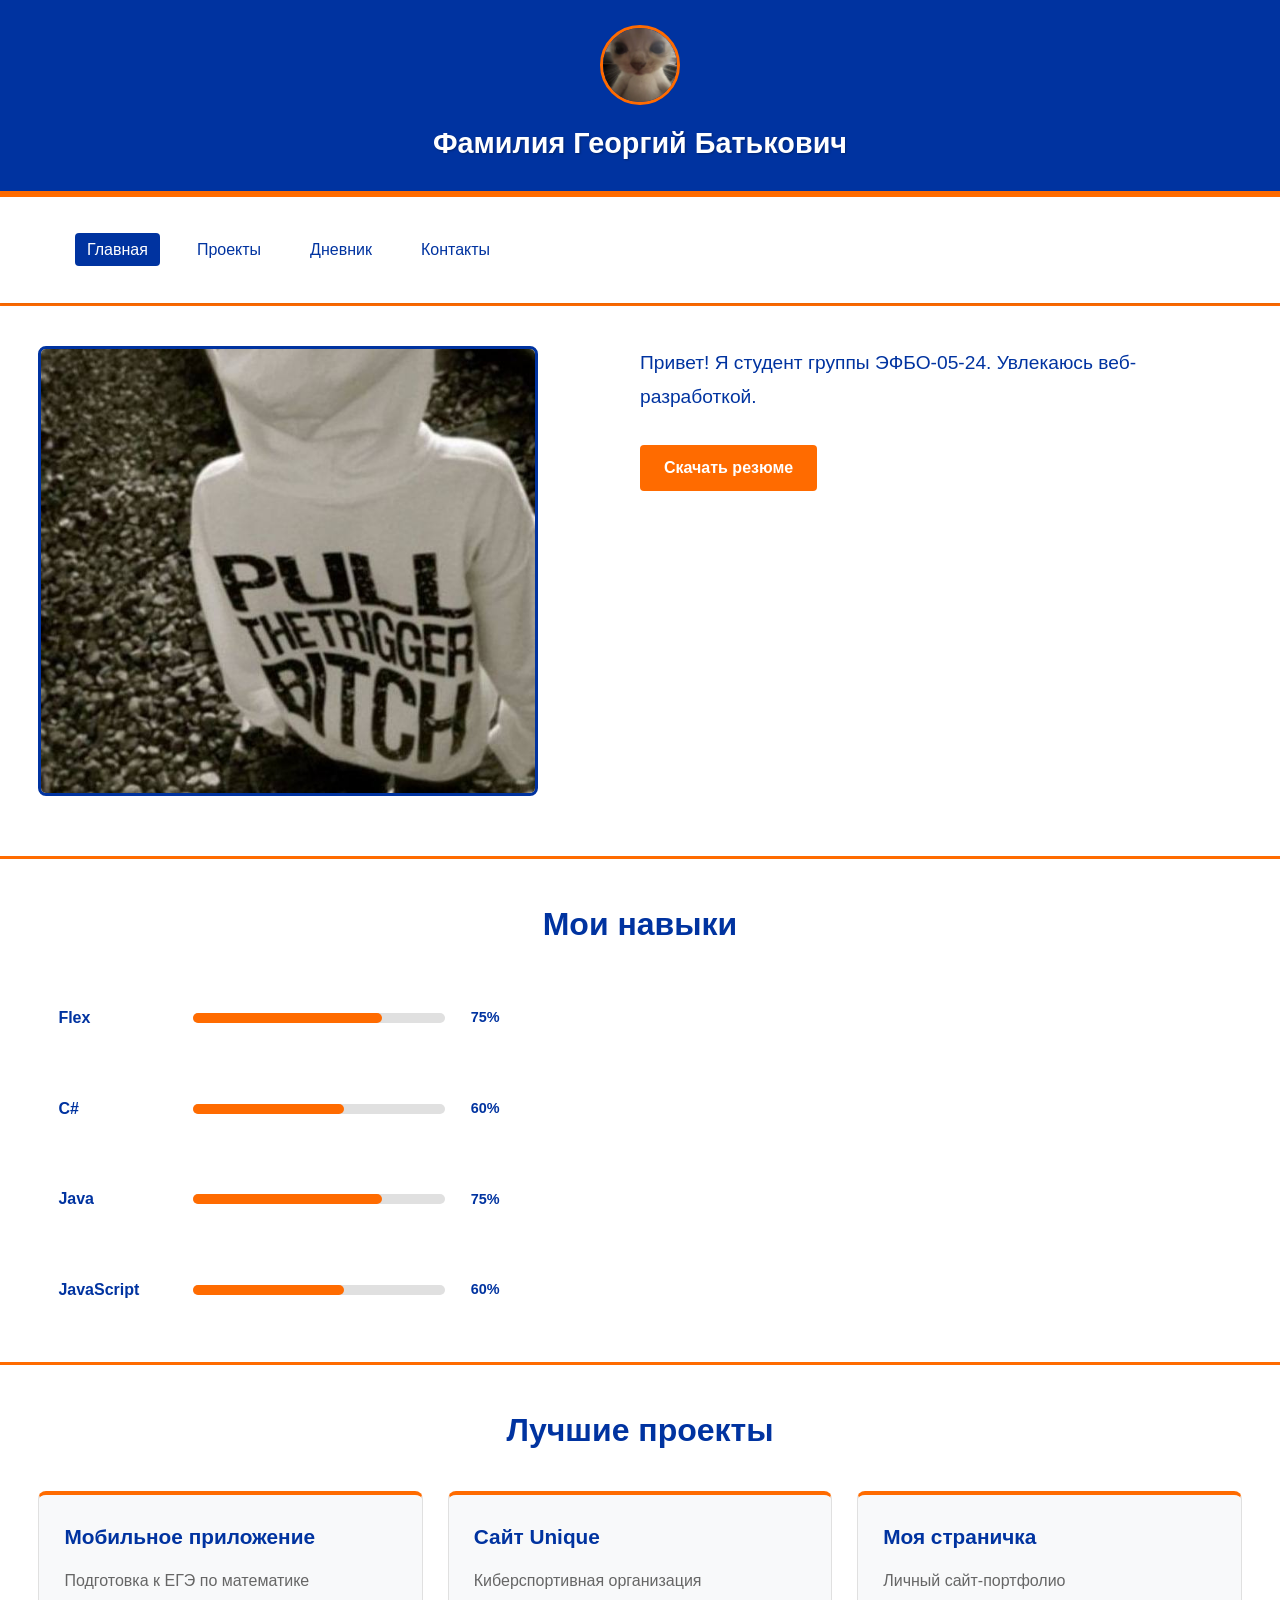
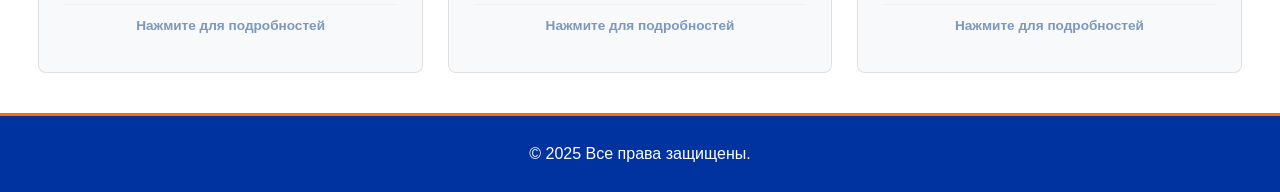
<file: index.html>
<!DOCTYPE html>
<html lang="ru">

<head>
    <meta charset="UTF-8">
    <meta name="viewport" content="width=device-width, initial-scale=1, viewport-fit=cover">
    <title>Главная</title>
    <link rel="stylesheet" href="styles/styles.css">
</head>

<body>
<a class="skip-link" href="#main">Перейти к основному содержимому</a>    
    <div class="page">
        <header class="header">
            <picture>
                <source type="image/webp" 
                srcset="images/icons/photo.webp,
                        images/icons/photo@2x.webp 2x">
                        <img class="header__logo" 
             src="images/icons/photo.jpg" 
             srcset="images/icons/photo.jpg 1x,
                     images/icons/photo@2x.jpg 2x"
             sizes="80px"
             alt="Логотип" 
             width="80" 
             height="80"
             loading="eager"
             fetchpriority="high">
            </picture>
            <h1 class="header__text">Фамилия Георгий Батькович</h1>
        </header>
        
        <nav class="nav" aria-label="Основная навигация">
            <ul class="nav__list">
                <li class="nav__item"><a class="nav__link nav__link--active" href="index.html">Главная</a></li>
                <li class="nav__item"><a class="nav__link" href="pages/projects.html">Проекты</a></li>
                <li class="nav__item"><a class="nav__link" href="pages/diary.html">Дневник</a></li>
                <li class="nav__item"><a class="nav__link" href="pages/contacts.html">Контакты</a></li>
            </ul>
        </nav>
        
        <main id="main">
            <section class="profile">
                <div class="profile__photo-container">
                    <picture>
                        <source type="image/webp" srcset="images/icons/photo1.webp">
                        <img class="profile__photo" src="images/icons/photo1.jpg" 
                            alt="Фото студента"
                            width="500" 
                            height="450"
                            loading="eager"
                            fetchpriority="high">
                    </picture>
                </div>
                <div class="profile__info">
                    <p class="profile__text">Привет! Я студент группы ЭФБО-05-24. Увлекаюсь веб-разработкой.</p>
                    <button class="btn btn--download" id="downloadBtn">Скачать резюме</button>
                </div>
            </section>
            
            <section class="section">
                <h2 class="section__title">Мои навыки</h2>
                <div class="skills">
                    <div class="skill">
                        <div class="skill__row">
                            <span class="skill__name">Flex</span>
                            <progress class="skill__progress" value="75" max="100" aria-label="Flex: 75%"></progress>
                            <span class="skill__value">75%</span>
                        </div>
                    </div>
                    <div class="skill">
                        <div class="skill__row">
                            <span class="skill__name">C#</span>
                            <progress class="skill__progress" value="60" max="100" aria-label="C#: 60%"></progress>
                            <span class="skill__value">60%</span>
                        </div>
                    </div>
                    <div class="skill">
                        <div class="skill__row">
                            <span class="skill__name">Java</span>
                            <progress class="skill__progress" value="75" max="100" aria-label="Java: 75%"></progress>
                            <span class="skill__value">75%</span>
                        </div>
                    </div>
                    <div class="skill">
                        <div class="skill__row">
                            <span class="skill__name">JavaScript</span>
                            <progress class="skill__progress" value="60" max="100" aria-label="JavaScript: 60%"></progress>
                            <span class="skill__value">60%</span>
                        </div>
                    </div>
                </div>
            </section>
            
            <section class="section">
                <h2 class="section__title">Лучшие проекты</h2>
                <div class="projects">
                    <article class="project" onclick="openModal('modal1')">
                        <h3 class="project__title">Мобильное приложение</h3>
                        <p class="project__description">Подготовка к ЕГЭ по математике</p>
                        <div class="project__click-hint">Нажмите для подробностей</div>
                    </article>

                    <article class="project" onclick="openModal('modal2')">
                        <h3 class="project__title">Сайт Unique</h3>
                        <p class="project__description">Киберспортивная организация</p>
                        <div class="project__click-hint">Нажмите для подробностей</div>
                    </article>

                    <article class="project" onclick="openModal('modal3')">
                        <h3 class="project__title">Моя страничка</h3>
                        <p class="project__description">Личный сайт-портфолио</p>
                        <div class="project__click-hint">Нажмите для подробностей</div>
                    </article>
                </div>
            </section>
        </main>
        
        <footer class="footer">
            <p>© 2025 Все права защищены.</p>
        </footer>
    </div>

    
    <div id="modal1" class="modal">
        <div class="modal__content">
            <button class="modal__close" onclick="closeModal('modal1')" aria-label="Закрыть">&times;</button>
            <img class="modal__image" src="images/icons/mob.jpeg" alt="Мобильное приложение" loading="lazy">
            <div class="modal__body">
                <h3 class="modal__title">Мобильное приложение</h3>
                <p class="modal__description">Полнофункциональное мобильное приложение для подготовки к ЕГЭ по
                    профильной математике. Включает в себя:</p>
                <ul class="modal__description-nav">
                    <li>Более 30 финансовых задач</li>
                    <li>Подробные решения и объяснения</li>
                    <li>Систему прогресса и достижений</li>
                </ul>
                <p class="modal__description"><strong>Технологии:</strong> Java, Android SDK</p>
                <a href="pages/projects.html" class="modal__link">Все проекты</a>
            </div>
        </div>
    </div>

    <div id="modal2" class="modal">
        <div class="modal__content">
            <button class="modal__close" onclick="closeModal('modal2')" aria-label="Закрыть">&times;</button>
            <img class="modal__image" src="images/icons/uniqe.png" alt="Сайт Unique" loading="lazy">
            <div class="modal__body">
                <h3 class="modal__title">Сайт Unique</h3>
                <p class="modal__description">Корпоративный сайт для киберспортивной организации Unique. Основные
                    функции:</p>
                <ul class="modal__description-nav">
                    <li>Расписание турниров и матчей</li>
                    <li>Профили игроков и команд</li>
                    <li>Новостная лента организации</li>
                </ul>
                <p class="modal__description"><strong>Технологии:</strong> HTML, CSS, JavaScript</p>
                <a href="pages/projects.html" class="modal__link">Все проекты</a>
            </div>
        </div>
    </div>

    <div id="modal3" class="modal">
        <div class="modal__content">
            <button class="modal__close" onclick="closeModal('modal3')" aria-label="Закрыть">&times;</button>
            <img class="modal__image" src="images/icons/lichka.jpeg" alt="Моя страничка" loading="lazy">
            <div class="modal__body">
                <h3 class="modal__title">Моя страничка</h3>
                <p class="modal__description">Персональный веб-сайт портфолио с современным дизайном. Особенности:</p>
                <ul class="modal__description-nav">
                    <li>Адаптивный дизайн для всех устройств</li>
                    <li>Интерактивное портфолио проектов</li>
                    <li>Система контактов и обратной связи</li>
                    <li>Интеграция с GitHub</li>
                </ul>
                <p class="modal__description"><strong>Технологии:</strong> HTML, CSS, JavaScript</p>
                <a href="pages/projects.html" class="modal__link">Все проекты</a>
            </div>
        </div>
    </div>

    <script>
        function openModal(modalId) {
            document.getElementById(modalId).style.display = 'block';
        }

        function closeModal(modalId) {
            document.getElementById(modalId).style.display = 'none';
        }
        
        window.onclick = function (event) {
            const modals = document.querySelectorAll('.modal');
            modals.forEach(modal => {
                if (event.target === modal) {
                    modal.style.display = 'none';
                }
            });
        }

        document.getElementById('downloadBtn').addEventListener('click', function () {
            const link = document.createElement('a');
            link.href = 'assets/resume.pdf';
            link.download = 'resume.pdf';
            document.body.appendChild(link);
            link.click();
            document.body.removeChild(link);
        });

    document.addEventListener('DOMContentLoaded', function() {
        const lazyImages = document.querySelectorAll('img[loading="lazy"]');
        
        if ('IntersectionObserver' in window) {
            const imageObserver = new IntersectionObserver((entries, observer) => {
                entries.forEach(entry => {
                    if (entry.isIntersecting) {
                        const img = entry.target;
                        img.classList.add('loaded');
                        observer.unobserve(img);
                    }
                });
            }, {
                rootMargin: '50px 0px', 
                threshold: 0.1
            });
            
            lazyImages.forEach(img => imageObserver.observe(img));
        } else {
            lazyImages.forEach(img => {
                img.classList.add('loaded');
            });
        }
        
       
        function checkWebPSupport() {
            const canvas = document.createElement('canvas');
            if (canvas.getContext && canvas.getContext('2d')) {
                return canvas.toDataURL('image/webp').indexOf('data:image/webp') === 0;
            }
            return false;
        }
        
        console.log('WebP поддержка:', checkWebPSupport() ? 'Да' : 'Нет');
    });
    </script>
</body>

</html>
</file>
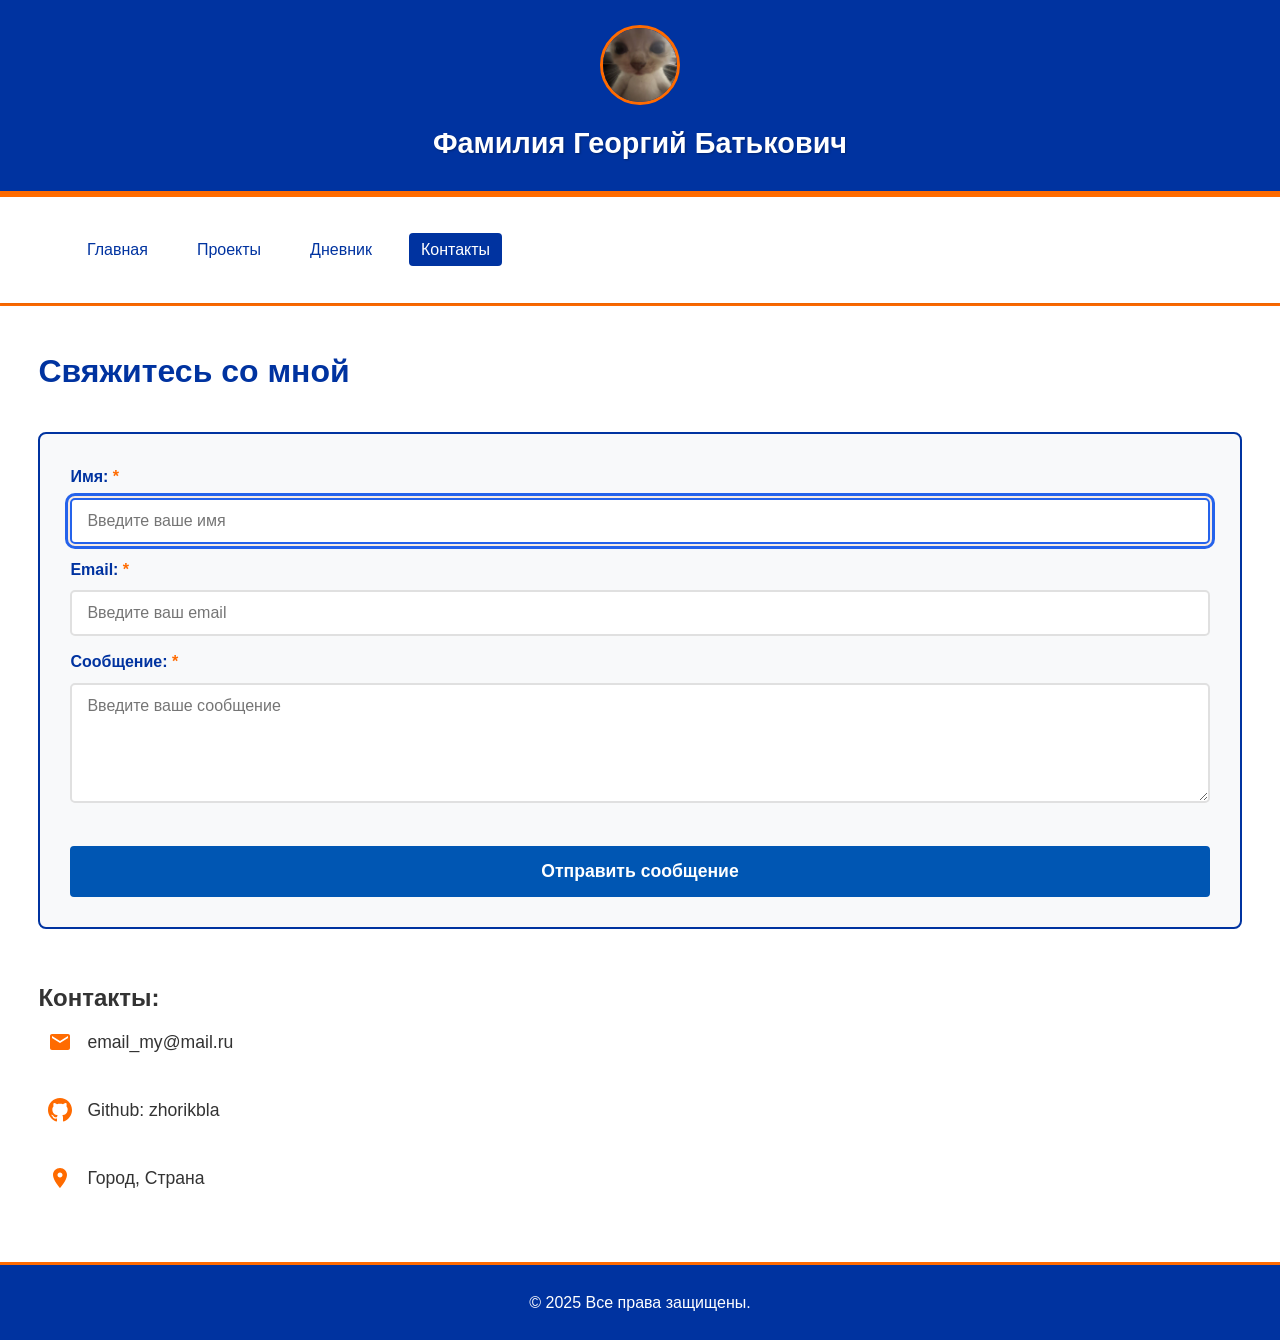
<file: pages/contacts.html>
<!DOCTYPE html>
<html lang="ru">

<head>
    <meta charset="UTF-8">
    <meta name="viewport" content="width=device-width, initial-scale=1, viewport-fit=cover">
    <title>Контакты</title>
    <link rel="stylesheet" href="../styles/styles.css">
</head>

<body>
    <a class="skip-link" href="#main">Перейти к основному содержимому</a>
    <div class="page">
        <header class="header">
            <picture>
                <source type="image/webp" 
                        srcset="../images/icons/photo.webp,
                                ../images/icons/photo@2x.webp 2x">
                <img class="header__logo" 
                     src="../images/icons/photo.jpg" 
                     srcset="../images/icons/photo.jpg 1x,
                             ../images/icons/photo@2x.jpg 2x"
                     sizes="80px"
                     alt="Логотип сайта" 
                     width="80" 
                     height="80"
                     loading="eager"
                     fetchpriority="high">
            </picture>
            <h1 class="header__text">Фамилия Георгий Батькович</h1>
        </header>
        
        <nav class="nav" aria-label="Основная навигация">
            <ul class="nav__list">
                <li class="nav__item"><a class="nav__link" href="../index.html">Главная</a></li>
                <li class="nav__item"><a class="nav__link" href="projects.html">Проекты</a></li>
                <li class="nav__item"><a class="nav__link" href="diary.html">Дневник</a></li>
                <li class="nav__item"><a class="nav__link nav__link--active" href="contacts.html">Контакты</a></li>
            </ul>
        </nav>
        
        <main id="main">
            <section class="section">
                <h2 class="section__contacts_title">Свяжитесь со мной</h2>
                <div class="section__contacts-forma">
                    <form class="contact-form" id="contactForm" aria-label="Форма обратной связи" novalidate>
                        <fieldset>
                            <legend class="visually-hidden">Персональные данные</legend>
                            
                            <div class="form-group">
                                <label class="form-label" for="name">
                                    Имя:
                                    <span class="required-marker" aria-hidden="true">*</span>
                                    <span class="visually-hidden">(обязательное поле)</span>
                                </label>
                                <input class="form-input" 
                                       type="text" 
                                       id="name" 
                                       name="name" 
                                       required
                                       aria-required="true"
                                       placeholder="Введите ваше имя"
                                       aria-describedby="name-hint name-error"
                                       aria-invalid="false">
                                <small id="name-hint" class="form-hint visually-hidden">
                                    Ваше полное имя
                                </small>
                                <small id="name-error" class="form-error" role="alert" aria-live="assertive"></small>
                            </div>
                            
                            <div class="form-group">
                                <label class="form-label" for="email">
                                    Email:
                                    <span class="required-marker" aria-hidden="true">*</span>
                                    <span class="visually-hidden">(обязательное поле)</span>
                                </label>
                                <input class="form-input" 
                                       type="email" 
                                       id="email" 
                                       name="email" 
                                       required
                                       aria-required="true"
                                       placeholder="Введите ваш email"
                                       aria-describedby="email-hint email-error"
                                       aria-invalid="false">
                                <small id="email-hint" class="form-hint visually-hidden">
                                    Мы ответим на этот адрес
                                </small>
                                <small id="email-error" class="form-error" role="alert" aria-live="assertive"></small>
                            </div>
                            
                            <div class="form-group">
                                <label class="form-label" for="message">
                                    Сообщение:
                                    <span class="required-marker" aria-hidden="true">*</span>
                                    <span class="visually-hidden">(обязательное поле)</span>
                                </label>
                                <textarea class="form-textarea" 
                                          id="message" 
                                          name="message" 
                                          required
                                          aria-required="true"
                                          placeholder="Введите ваше сообщение"
                                          aria-describedby="message-hint message-error"
                                          aria-invalid="false"></textarea>
                                <small id="message-hint" class="form-hint visually-hidden">
                                    Подробно опишите ваш вопрос
                                </small>
                                <small id="message-error" class="form-error" role="alert" aria-live="assertive"></small>
                            </div>
                        </fieldset>
                        
                        <button type="submit" class="form-submit">Отправить сообщение</button>
                    </form>
                </div>
                
                <div class="contacts">
                    <h2>Контакты:</h2>
                    <div class="contact-item">
                        <svg class="contact-icon" 
                            viewBox="0 0 24 24" 
                            fill="currentColor"
                            width="24" 
                            height="24"
                            aria-hidden="true">
                            <path d="M20 4H4c-1.1 0-1.99.9-1.99 2L2 18c0 1.1.9 2 2 2h16c1.1 0 2-.9 2-2V6c0-1.1-.9-2-2-2zm0 4l-8 5-8-5V6l8 5 8-5v2z" />
                        </svg>
                        <p class="contact-text">email_my@mail.ru</p>
                    </div>
                    <div class="contact-item">
                        <svg class="contact-icon" viewBox="0 0 24 24" fill="currentColor">
                            <path
                                d="M12 0c-6.626 0-12 5.373-12 12 0 5.302 3.438 9.8 8.207 11.387.599.111.793-.261.793-.577v-2.234c-3.338.726-4.033-1.416-4.033-1.416-.546-1.387-1.333-1.756-1.333-1.756-1.089-.745.083-.729.083-.729 1.205.084 1.839 1.237 1.839 1.237 1.07 1.834 2.807 1.304 3.492.997.107-.775.418-1.305.762-1.604-2.665-.305-5.467-1.334-5.467-5.931 0-1.311.469-2.381 1.236-3.221-.124-.303-.535-1.524.117-3.176 0 0 1.008-.322 3.301 1.23.957-.266 1.983-.399 3.003-.404 1.02.005 2.047.138 3.006.404 2.291-1.552 3.297-1.23 3.297-1.23.653 1.653.242 2.874.118 3.176.77.84 1.235 1.911 1.235 3.221 0 4.609-2.807 5.624-5.479 5.921.43.372.823 1.102.823 2.222v3.293c0 .319.192.694.801.576 4.765-1.589 8.199-6.086 8.199-11.386 0-6.627-5.373-12-12-12z" />
                        </svg>
                        <p class="contact-text">Github: zhorikbla</p>
                    </div>
                    <div class="contact-item">
                        <svg class="contact-icon" viewBox="0 0 24 24" fill="currentColor">
                            <path
                                d="M12 2C8.13 2 5 5.13 5 9c0 5.25 7 13 7 13s7-7.75 7-13c0-3.87-3.13-7-7-7zm0 9.5c-1.38 0-2.5-1.12-2.5-2.5s1.12-2.5 2.5-2.5 2.5 1.12 2.5 2.5-1.12 2.5-2.5 2.5z" />
                        </svg>
                        <p class="contact-text">Город, Страна</p>
                    </div>
                </div>
            </section>
        </main>
        
        <footer class="footer">
            <p>© 2025 Все права защищены.</p>
        </footer>
    </div>

    <script>
        document.addEventListener('DOMContentLoaded', function() {
            const form = document.getElementById('contactForm');
            const fields = {
                name: document.getElementById('name'),
                email: document.getElementById('email'),
                message: document.getElementById('message')
            };
            function clearFieldError(field) {
                const errorEl = document.getElementById(field.id + '-error');
                if (errorEl) {
                    errorEl.textContent = '';
                }
                field.setAttribute('aria-invalid', 'false');
            }
            function validateField(field) {
                const errorEl = document.getElementById(field.id + '-error');
                let isValid = true;
                let errorMessage = '';
                clearFieldError(field);
                if (!field.value.trim()) {
                    isValid = false;
                    errorMessage = 'Это поле обязательно для заполнения';
                } 
                else if (field.type === 'email' && field.value.trim()) {
                    const emailRegex = /^[^\s@]+@[^\s@]+\.[^\s@]+$/;
                    if (!emailRegex.test(field.value)) {
                        isValid = false;
                        errorMessage = 'Введите корректный email адрес';
                    }
                }
                else if (field.id === 'message' && field.value.trim().length < 10) {
                    isValid = false;
                    errorMessage = 'Сообщение должно содержать не менее 10 символов';
                }
                if (!isValid && errorMessage) {
                    field.setAttribute('aria-invalid', 'true');
                    if (errorEl) {
                        errorEl.textContent = errorMessage;
                    }
                }
                
                return isValid;
            }
            Object.values(fields).forEach(field => {
                field.addEventListener('input', function() {
                    validateField(this);
                });
                
                field.addEventListener('blur', function() {
                    validateField(this);
                });

                field.addEventListener('keydown', function(event) {
                    if (event.key === 'Enter' && !event.ctrlKey && !event.shiftKey) {
                        if (!validateField(this)) {
                            event.preventDefault();
                            return false;
                        }
                    }
                });
            });

            form.addEventListener('keydown', function(event) {
                if (event.key === 'Tab') {
                    const focusableElements = form.querySelectorAll(
                        'input, textarea, button, [href], [tabindex]:not([tabindex="-1"])'
                    );
                    const firstElement = focusableElements[0];
                    const lastElement = focusableElements[focusableElements.length - 1];
                    if (event.shiftKey && document.activeElement === firstElement) {
                        event.preventDefault();
                        lastElement.focus();
                    } else if (!event.shiftKey && document.activeElement === lastElement) {
                        event.preventDefault();
                        firstElement.focus();
                    }
                }
                if (event.key === 'Escape' && 
                    (document.activeElement.tagName === 'INPUT' || 
                     document.activeElement.tagName === 'TEXTAREA')) {
                    event.target.value = '';
                    clearFieldError(event.target);
                }
            });
            form.addEventListener('submit', function(e) {
                e.preventDefault();
                let isValid = true;
                let firstErrorField = null;
                Object.values(fields).forEach(field => {
                    if (!validateField(field)) {
                        isValid = false;
                        if (!firstErrorField) firstErrorField = field;
                    }
                });
                
                if (!isValid) {
                    if (firstErrorField) {
                        firstErrorField.focus();
                    }
                    return;
                }
                const formData = {
                    name: fields.name.value,
                    email: fields.email.value,
                    message: fields.message.value
                };
                console.log('Данные формы:', formData);
                alert('Сообщение отправлено! Данные сохранены.\n\nИмя: ' + 
                      formData.name + '\nEmail: ' + formData.email + 
                      '\nСообщение: ' + formData.message);
                form.reset();
                
                Object.values(fields).forEach(field => {
                    clearFieldError(field);
                });
                
                if (fields.name) {
                    setTimeout(() => fields.name.focus(), 100);
                }
            });
            
            if (fields.name) {
                setTimeout(() => fields.name.focus(), 100);
            }
            
            const lazyImages = document.querySelectorAll('img[loading="lazy"]');
            if ('IntersectionObserver' in window) {
                const imageObserver = new IntersectionObserver((entries, observer) => {
                    entries.forEach(entry => {
                        if (entry.isIntersecting) {
                            const img = entry.target;
                            img.classList.add('loaded');
                            observer.unobserve(img);
                        }
                    });
                }, {
                    rootMargin: '50px 0px', 
                    threshold: 0.1
                });
                
                lazyImages.forEach(img => imageObserver.observe(img));
            } else {
                lazyImages.forEach(img => img.classList.add('loaded'));
            }
            
            function checkWebPSupport() {
                const canvas = document.createElement('canvas');
                if (canvas.getContext && canvas.getContext('2d')) {
                    return canvas.toDataURL('image/webp').indexOf('data:image/webp') === 0;
                }
                return false;
            }
            
            console.log('WebP поддержка:', checkWebPSupport() ? 'Да' : 'Нет');
        });
    </script>
</body>
</html>
</file>
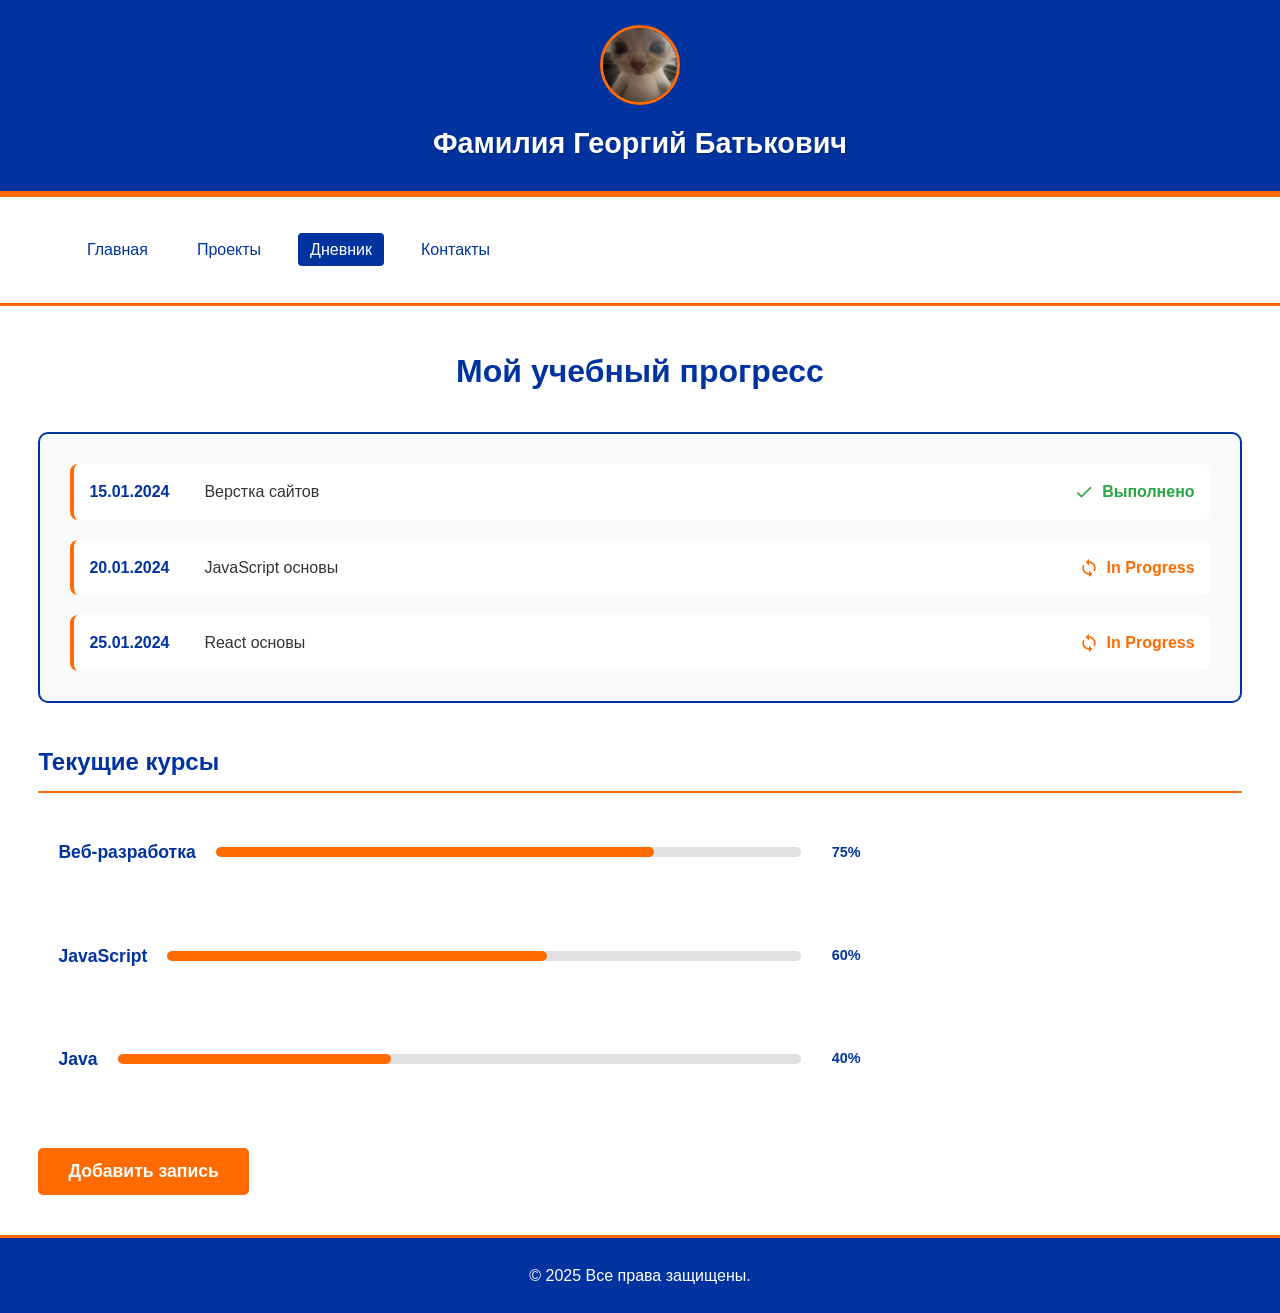
<file: pages/diary.html>
<!DOCTYPE html>
<html lang="ru">

<head>
    <meta charset="UTF-8">
    <meta name="viewport" content="width=device-width, initial-scale=1, viewport-fit=cover">
    <title>Дневник</title>
    <link rel="stylesheet" href="../styles/styles.css">
</head>

<body>
<a class="skip-link" href="#main">Перейти к основному содержимому</a>    
    <div class="page">
        <header class="header">
            <picture>
                <source type="image/webp" 
                        srcset="../images/icons/photo.webp,
                                ../images/icons/photo@2x.webp 2x">
                <img class="header__logo" 
                     src="../images/icons/photo.jpg" 
                     srcset="../images/icons/photo.jpg 1x,
                             ../images/icons/photo@2x.jpg 2x"
                     sizes="80px"
                     alt="Логотип" 
                     width="80" 
                     height="80"
                     loading="eager"
                     fetchpriority="high">
            </picture>
            <h1 class="header__text">Фамилия Георгий Батькович</h1>
        </header>
        
        <nav class="nav" aria-label="Основная навигация">
            <ul class="nav__list">
                <li class="nav__item"><a class="nav__link" href="../index.html">Главная</a></li>
                <li class="nav__item"><a class="nav__link" href="projects.html">Проекты</a></li>
                <li class="nav__item"><a class="nav__link nav__link--active" href="diary.html">Дневник</a></li>
                <li class="nav__item"><a class="nav__link" href="contacts.html">Контакты</a></li>
            </ul>
        </nav>
        
        <main id="main">
            <section class="section">
                <h2 class="section__title">Мой учебный прогресс</h2>

                <div class="education">
                    <div class="education__list">
                        <div class="education__item">
                            <span class="education__date">15.01.2024</span>
                            <span class="education__task">Верстка сайтов</span>
                            <div class="education__status status--completed">
                                <!-- Иконка статуса - SVG уже адаптивен, но добавим размеры -->
                                <svg class="status-icon" 
                                viewBox="0 0 24 24" 
                                fill="currentColor"
                                width="20" 
                                height="20"
                                aria-hidden="true">
                                    <path d="M9 16.17L4.83 12l-1.42 1.41L9 19 21 7l-1.41-1.41z" />
                                </svg>
                                Выполнено
                            </div>
                        </div>
                        <div class="education__item">
                            <span class="education__date">20.01.2024</span>
                            <span class="education__task">JavaScript основы</span>
                            <div class="education__status status--in-progress">
                                <svg class="status-icon" viewBox="0 0 24 24" fill="currentColor">
                                    <path
                                        d="M12 4V1L8 5l4 4V6c3.31 0 6 2.69 6 6 0 1.01-.25 1.97-.7 2.8l1.46 1.46C19.54 15.03 20 13.57 20 12c0-4.42-3.58-8-8-8zm0 14c-3.31 0-6-2.69-6-6 0-1.01.25-1.97.7-2.8L5.24 7.74C4.46 8.97 4 10.43 4 12c0 4.42 3.58 8 8 8v3l4-4-4-4v3z" />
                                </svg>
                                In Progress
                            </div>
                        </div>
                        <div class="education__item">
                            <span class="education__date">25.01.2024</span>
                            <span class="education__task">React основы</span>
                            <div class="education__status status--in-progress">
                                <svg class="status-icon" viewBox="0 0 24 24" fill="currentColor">
                                    <path
                                        d="M12 4V1L8 5l4 4V6c3.31 0 6 2.69 6 6 0 1.01-.25 1.97-.7 2.8l1.46 1.46C19.54 15.03 20 13.57 20 12c0-4.42-3.58-8-8-8zm0 14c-3.31 0-6-2.69-6-6 0-1.01.25-1.97.7-2.8L5.24 7.74C4.46 8.97 4 10.43 4 12c0 4.42 3.58 8 8 8v3l4-4-4-4v3z" />
                                </svg>
                                In Progress
                            </div>
                        </div>
                    </div>
                </div>

                <div class="courses">
                    <h3 class="courses__title">Текущие курсы</h3>
                    <div class="courses__list">
                        <div class="course">
                            <div class="course__header">
                                <span class="course__name">Веб-разработка</span>
                                <progress class="course__progress" value="75" max="100" aria-label="Веб-разработка: 75%"></progress>
                                <span class="course__value">75%</span>
                            </div>
                        </div>
                        <div class="course">
                            <div class="course__header">
                                <span class="course__name">JavaScript</span>
                                <progress class="course__progress" value="60" max="100" aria-label="JavaScript: 60%"></progress>
                                <span class="course__value">60%</span>
                            </div>
                        </div>
                        <div class="course">
                            <div class="course__header">
                                <span class="course__name">Java</span>
                                <progress class="course__progress" value="40" max="100" aria-label="Java: 40%"></progress>
                                <span class="course__value">40%</span>
                            </div>
                        </div>
                    </div>
                </div>

                <button class="add-button" id="addRecordBtn">Добавить запись</button>
            </section>
        </main>
        
        <footer class="footer">
            <p>© 2025 Все права защищены.</p>
        </footer>
    </div>

    <script>
        document.addEventListener('DOMContentLoaded', function() {
        const lazyImages = document.querySelectorAll('img[loading="lazy"]');
        if ('IntersectionObserver' in window) {
            const imageObserver = new IntersectionObserver((entries, observer) => {
                entries.forEach(entry => {
                    if (entry.isIntersecting) {
                        const img = entry.target;
                        img.classList.add('loaded');
                        observer.unobserve(img);
                    }
                });
            }, {
                rootMargin: '50px 0px', 
                threshold: 0.1
            });
            
            lazyImages.forEach(img => imageObserver.observe(img));
        } else {
            lazyImages.forEach(img => {
                img.classList.add('loaded');
            });
        }
        function checkWebPSupport() {
            const canvas = document.createElement('canvas');
            if (canvas.getContext && canvas.getContext('2d')) {
                return canvas.toDataURL('image/webp').indexOf('data:image/webp') === 0;
            }
            return false;
        }
        
        console.log('WebP поддержка:', checkWebPSupport() ? 'Да' : 'Нет');
    });
    </script>
</body>

</html>
</file>
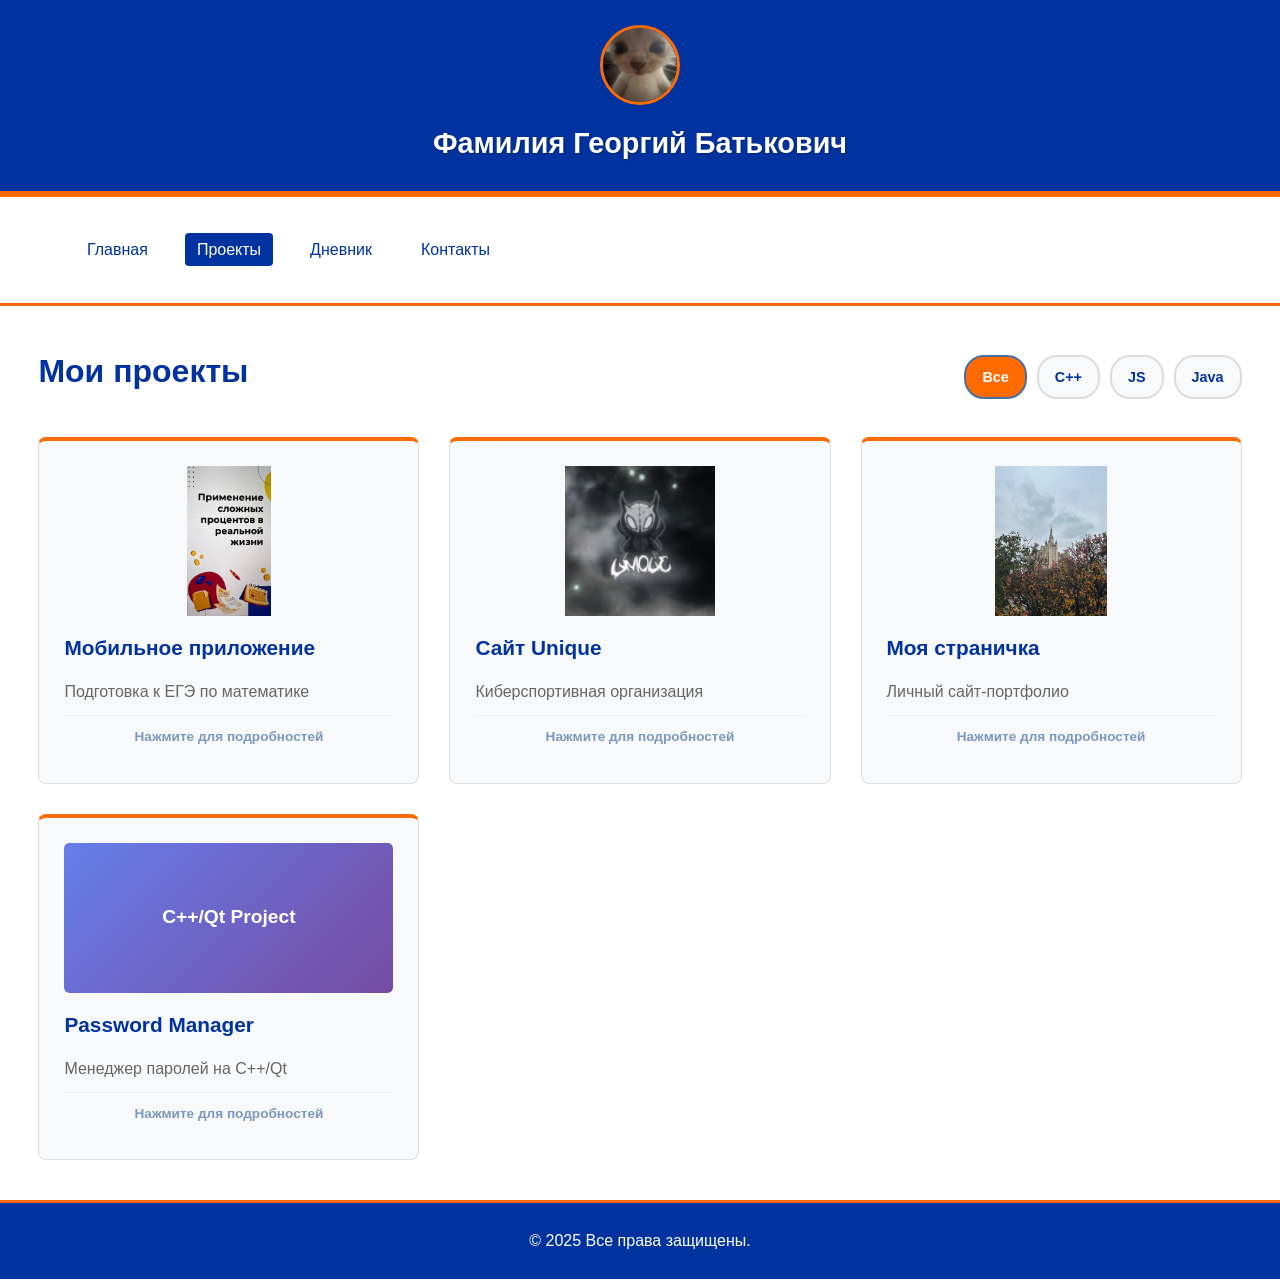
<file: pages/projects.html>
<!DOCTYPE html>
<html lang="ru">

<head>
    <meta charset="UTF-8">
    <meta name="viewport" content="width=device-width, initial-scale=1, viewport-fit=cover">
    <title>Проекты</title>
    <link rel="stylesheet" href="../styles/styles.css">    
</head>

<body>
<a class="skip-link" href="#main">Перейти к основному содержимому</a>    
    <div class="page">
        <header class="header">
            <picture>
                <source type="image/webp" 
                        srcset="../images/icons/photo.webp,
                                ../images/icons/photo@2x.webp 2x">
                <img class="header__logo" 
                     src="../images/icons/photo.jpg" 
                     srcset="../images/icons/photo.jpg 1x,
                             ../images/icons/photo@2x.jpg 2x"
                     sizes="80px"
                     alt="Логотип" 
                     width="80" 
                     height="80"
                     loading="eager"
                     fetchpriority="high">
            </picture>
            <h1 class="header__text">Фамилия Георгий Батькович</h1>
        </header>
        
        <nav class="nav" aria-label="Основная навигация">
            <ul class="nav__list">
                <li class="nav__item"><a class="nav__link" href="../index.html">Главная</a></li>
                <li class="nav__item"><a class="nav__link nav__link--active" href="projects.html">Проекты</a></li>
                <li class="nav__item"><a class="nav__link" href="diary.html">Дневник</a></li>
                <li class="nav__item"><a class="nav__link" href="contacts.html">Контакты</a></li>
            </ul>
        </nav>
        
        <main id="main">
            <section class="section">
                <div class="projects-header">
                    <h2 class="section__title" style="margin-bottom: 0;">Мои проекты</h2>
                    <div class="filters-minimal">
                        <button class="filter-btn active" data-filter="all">Все</button>
                        <button class="filter-btn" data-filter="c++">C++</button>
                        <button class="filter-btn" data-filter="js">JS</button>
                        <button class="filter-btn" data-filter="java">Java</button>
                    </div>
                </div>

                <div class="projects-grid">
                    <article class="project" data-modal="modal1" data-tech="java">
                        <div class="project__image">
                            <picture>
                                <source type="image/webp" srcset="../images/icons/mob.webp">
                                <img src="../images/icons/mob.jpeg" 
                                     alt="Мобильное приложение"
                                     loading="lazy"
                                     width="300"
                                     height="200">
                            </picture>
                        </div>
                        <h3 class="project__title">Мобильное приложение</h3>
                        <p class="project__description">Подготовка к ЕГЭ по математике</p>
                        <div class="project__click-hint">Нажмите для подробностей</div>
                    </article>
                    
                    <article class="project" data-modal="modal2" data-tech="js">
                        <div class="project__image">
                            <picture>
                                <source type="image/webp" srcset="../images/icons/uniqe.webp">
                                <img src="../images/icons/uniqe.png" 
                                     alt="Сайт Unique"
                                     loading="lazy"
                                     width="300"
                                     height="200">
                            </picture>
                        </div>
                        <h3 class="project__title">Сайт Unique</h3>
                        <p class="project__description">Киберспортивная организация</p>
                        <div class="project__click-hint">Нажмите для подробностей</div>
                    </article>
                    
                    <article class="project" data-modal="modal3" data-tech="js">
                        <div class="project__image">
                            <picture>
                                <source type="image/webp" srcset="../images/icons/lichka.webp">
                                <img src="../images/icons/lichka.jpeg" 
                                     alt="Моя страничка"
                                     loading="lazy"
                                     width="300"
                                     height="200">
                            </picture>
                        </div>
                        <h3 class="project__title">Моя страничка</h3>
                        <p class="project__description">Личный сайт-портфолио</p>
                        <div class="project__click-hint">Нажмите для подробностей</div>
                    </article>
                    
                    <article class="project" data-modal="modal4" data-tech="c++">
                        <div class="project__image">
                            <div class="cpp-project-image">
                                <span>C++/Qt Project</span>
                            </div>
                        </div>
                        <h3 class="project__title">Password Manager</h3>
                        <p class="project__description">Менеджер паролей на C++/Qt</p>
                        <div class="project__click-hint">Нажмите для подробностей</div>
                    </article>
                </div>
            </section>
        </main>
        
        <footer class="footer">
            <p>© 2025 Все права защищены.</p>
        </footer>
    </div>

    <!-- Модальные окна для проектов -->
    <div id="modal1" class="modal">
        <div class="modal__content">
            <button class="modal__close" data-close="modal1" aria-label="Закрыть">&times;</button>
            <div class="modal__header">
                <h3 class="modal__title">Мобильное приложение</h3>
            </div>
            <img class="modal__image" src="../images/icons/mob.jpeg" alt="Мобильное приложение" loading="lazy">
            <div class="modal__body">
                <p class="modal__description">Полнофункциональное мобильное приложение для подготовки к ЕГЭ по
                    профильной математике. Включает в себя:</p>
                <ul class="modal__description-nav">
                    <li>Более 30 финансовых задач</li>
                    <li>Подробные решения и объяснения</li>
                    <li>Систему прогресса и достижений</li>
                </ul>
                <p class="modal__description"><strong>Технологии:</strong> Java, Android SDK</p>
                <div class="modal__links">
                    <span class="modal__link-disabled">Репозиторий временно недоступен</span>
                </div>
            </div>
        </div>
    </div>

    <div id="modal2" class="modal">
        <div class="modal__content">
            <button class="modal__close" data-close="modal2" aria-label="Закрыть">&times;</button>
            <div class="modal__header">
                <h3 class="modal__title">Сайт Unique</h3>
            </div>
            <img class="modal__image" src="../images/icons/uniqe.png" alt="Сайт Unique" loading="lazy">
            <div class="modal__body">
                <p class="modal__description">Корпоративный сайт для киберспортивной организации Unique. Основные
                    функции:</p>
                <ul class="modal__description-nav">
                    <li>Расписание турниров и матчей</li>
                    <li>Профили игроков и команд</li>
                    <li>Новостная лента организации</li>
                </ul>
                <p class="modal__description"><strong>Технологии:</strong> HTML, CSS, JavaScript</p>
                <div class="modal__links">
                    <a href="https://github.com/zhorikbla/unique_famq" target="_blank" class="modal__link">GitHub
                        Репозиторий</a>
                    <a href="https://zhorikbla.github.io/unique_famq" target="_blank" class="modal__link">Открыть
                        страницу</a>
                </div>
            </div>
        </div>
    </div>

    <div id="modal3" class="modal">
        <div class="modal__content">
            <button class="modal__close" data-close="modal3" aria-label="Закрыть">&times;</button>
            <div class="modal__header">
                <h3 class="modal__title">Моя страничка</h3>
            </div>
            <img class="modal__image" src="../images/icons/lichka.jpeg" alt="Моя страничка" loading="lazy">
            <div class="modal__body">
                <p class="modal__description">Персональный веб-сайт портфолио с современным дизайном. Особенности:</p>
                <ul class="modal__description-nav">
                    <li>Адаптивный дизайн для всех устройств</li>
                    <li>Интерактивное портфолио проектов</li>
                    <li>Система контактов и обратной связи</li>
                    <li>Интеграция с GitHub</li>
                </ul>
                <p class="modal__description"><strong>Технологии:</strong> HTML, CSS, JavaScript</p>
                <div class="modal__links">
                    <a href="https://github.com/zhorikbla/pr14" target="_blank" class="modal__link">GitHub
                        Репозиторий</a>
                    <a href="https://zhorikbla.github.io/pr14" target="_blank" class="modal__link">Открыть страницу</a>
                </div>
            </div>
        </div>
    </div>

    <div id="modal4" class="modal">
        <div class="modal__content">
            <button class="modal__close" data-close="modal4" aria-label="Закрыть">&times;</button>
            <div class="modal__header">
                <h3 class="modal__title">Password Manager</h3>
            </div>
            <div class="modal__body">
                <div class="cpp-modal-image">C++</div>
                <p class="modal__description">Безопасный менеджер паролей с графическим интерфейсом. Основные
                    возможности:</p>
                <ul class="modal__description-nav">
                    <li>Генератор сложных паролей</li>
                    <li>Категоризация учетных записей</li>
                    <li>Автоматическое резервное копирование</li>
                    <li>Кроссплатформенная совместимость</li>
                </ul>
                <p class="modal__description"><strong>Технологии:</strong> C++, Qt Framework</p>
                <div class="modal__links">
                    <span class="modal__link-disabled">Репозиторий в разработке</span>
                </div>
            </div>
        </div>
    </div>

    <script>
        // Функции для модальных окон
        function openModal(modalId) {
            const modal = document.getElementById(modalId);
            if (modal) {
                modal.style.display = 'block';
                document.body.style.overflow = 'hidden';
            }
        }

        function closeModal(modalId) {
            const modal = document.getElementById(modalId);
            if (modal) {
                modal.style.display = 'none';
                document.body.style.overflow = 'auto';
            }
        }

        // Функция фильтрации проектов
        function filterProjects(filter) {
            const projects = document.querySelectorAll('.project');
            const filterBtns = document.querySelectorAll('.filter-btn');
            
            // Обновляем активную кнопку фильтра
            filterBtns.forEach(btn => {
                if (btn.dataset.filter === filter) {
                    btn.classList.add('active');
                } else {
                    btn.classList.remove('active');
                }
            });
            
            // Показываем/скрываем проекты
            projects.forEach(project => {
                if (filter === 'all' || project.dataset.tech === filter) {
                    project.style.display = 'block';
                    setTimeout(() => {
                        project.style.opacity = '1';
                        project.style.transform = 'scale(1)';
                    }, 10);
                } else {
                    project.style.opacity = '0';
                    project.style.transform = 'scale(0.8)';
                    setTimeout(() => {
                        project.style.display = 'none';
                    }, 300);
                }
            });
        }

        // Lazy loading изображений
        function initLazyLoading() {
            const lazyImages = document.querySelectorAll('img[loading="lazy"]');
            
            if ('IntersectionObserver' in window) {
                const imageObserver = new IntersectionObserver((entries, observer) => {
                    entries.forEach(entry => {
                        if (entry.isIntersecting) {
                            const img = entry.target;
                            img.classList.add('loaded');
                            observer.unobserve(img);
                        }
                    });
                }, {
                    rootMargin: '50px 0px', 
                    threshold: 0.1
                });
                
                lazyImages.forEach(img => imageObserver.observe(img));
            } else {
                lazyImages.forEach(img => {
                    img.classList.add('loaded');
                });
            }
        }

        // Проверка поддержки WebP
        function checkWebPSupport() {
            const canvas = document.createElement('canvas');
            if (canvas.getContext && canvas.getContext('2d')) {
                return canvas.toDataURL('image/webp').indexOf('data:image/webp') === 0;
            }
            return false;
        }

        // Инициализация при загрузке страницы
        document.addEventListener('DOMContentLoaded', function() {
            // Инициализация ленивой загрузки
            initLazyLoading();
            
            // Проверка WebP поддержки
            console.log('WebP поддержка:', checkWebPSupport() ? 'Да' : 'Нет');
            
            // Назначаем обработчики для кнопок фильтрации
            const filterBtns = document.querySelectorAll('.filter-btn');
            filterBtns.forEach(btn => {
                btn.addEventListener('click', function() {
                    const filter = this.getAttribute('data-filter');
                    filterProjects(filter);
                });
            });
            
            // Назначаем обработчики для проектов (открытие модальных окон)
            const projects = document.querySelectorAll('.project');
            projects.forEach(project => {
                project.addEventListener('click', function() {
                    const modalId = this.getAttribute('data-modal');
                    openModal(modalId);
                });
            });
            
            // Назначаем обработчики для кнопок закрытия модальных окон
            const closeBtns = document.querySelectorAll('.modal__close');
            closeBtns.forEach(btn => {
                btn.addEventListener('click', function() {
                    const modalId = this.getAttribute('data-close');
                    closeModal(modalId);
                });
            });
            
            // Закрытие модальных окон при клике вне контента
            const modals = document.querySelectorAll('.modal');
            modals.forEach(modal => {
                modal.addEventListener('click', function(e) {
                    if (e.target === this) {
                        closeModal(this.id);
                    }
                });
            });
            
            // Закрытие модальных окон при нажатии Escape
            document.addEventListener('keydown', function(e) {
                if (e.key === 'Escape') {
                    modals.forEach(modal => {
                        if (modal.style.display === 'block') {
                            closeModal(modal.id);
                        }
                    });
                }
            });
        });

        // Глобальные функции для onclick (совместимость)
        window.openModal = openModal;
        window.closeModal = closeModal;
        
        window.onclick = function (event) {
            const modals = document.querySelectorAll('.modal');
            modals.forEach(modal => {
                if (event.target === modal) {
                    modal.style.display = 'none';
                    document.body.style.overflow = 'auto';
                }
            });
        }
    </script>
</body>
</html>
</file>
<file: styles/styles.css>
/* ===== БАЗОВЫЕ НАСТРОЙКИ ===== */
* {
    margin: 0;
    padding: 0;
    box-sizing: border-box;
}

:root {
    color-scheme: light;
}

html, body {
    height: 100%;
}

body {
    margin: 0;
    font: 16px/1.6 system-ui, -apple-system, "Segoe UI", Roboto, Arial, sans-serif;
    background-color: #ffffff;
    color: #333;
    min-height: 100vh;
    display: flex;
    flex-direction: column;
    font-family: 'Segoe UI', Tahoma, Geneva, Verdana, sans-serif;
    line-height: 1.6;
}

.page {
    min-height: 100vh;
    min-height: 100svh;
    min-height: 100dvh;
    display: flex;
    flex-direction: column;
    background-color: #ffffff;
}

main {
    flex: 1;
}

/* ===== ДОСТУПНОСТЬ ===== */
/* ===== ДОСТУПНОСТЬ ===== */
/* Skip link - исправляем позиционирование */
.skip-link {
    position: absolute;
    left: -9999px;
    top: auto;
    width: 1px;
    height: 1px;
    overflow: hidden;
    z-index: 10000;
}

.skip-link:focus,
.skip-link:focus-visible { 
    left: 1rem;
    top: 1rem;
    width: auto;
    height: auto;
    padding: .5rem .75rem;
    background: #111;
    color: #fff;
    border-radius: .5rem;
    text-decoration: none;
}

/* ===== HEADER ===== */
.header {
    display: flex;
    flex-direction: column;
    align-items: center;
    padding: 25px 50px;
    background-color: #0033A0;
    color: white;
    border-bottom: 3px solid #FF6B00;
    position: relative; 
}

.header__logo {
    width: 80px;
    height: 80px;
    border-radius: 50%;
    object-fit: cover;
    border: 3px solid #FF6B00;
    margin-bottom: 15px;
    display: block;
    margin-left: auto;
    margin-right: auto;
}

.header__text {
    color: white;
    font-size: clamp(1.3rem, 1rem + 1.5vw, 1.8rem);
    font-weight: 700;
    text-align: center;
    text-shadow: 1px 1px 2px rgba(0, 0, 0, 0.3);
    width: 100%;
}


:focus-visible { 
    outline: 3px solid #2563eb; 
    outline-offset: 2px; 
}

a, button, input, textarea { 
    outline-offset: 2px; 
}

@media (pointer: coarse) {
    a, button, .nav__link { 
        min-height: 44px; 
        padding: .75rem 1rem; 
    }
}

.visually-hidden {
    position: absolute !important;
    width: 1px;
    height: 1px;
    padding: 0;
    margin: -1px;
    overflow: hidden;
    clip: rect(0 0 0 0);
    white-space: nowrap;
    border: 0;
}



/* ===== NAVIGATION ===== */
.nav__list {
    display: flex;
    flex-direction: row;
    row-gap: 50px;
    list-style: none;
    padding: 40px 0px;
    border-top: 3px solid #FF6B00;
    
    /* Sticky с safe areas */
    position: sticky;
    top: 0;
    z-index: 100;
    box-shadow: 0 1px 3px rgba(0,0,0,.1);
    background: white !important; /* ВАЖНО: белый фон всегда! */
    
    padding-block-start: calc(40px + env(safe-area-inset-top));
    padding-block-end: 40px;
    padding-inline-start: calc(50px + env(safe-area-inset-left));
    padding-inline-end: calc(50px + env(safe-area-inset-right));
}

.nav__item {
    margin-left: 25px;
}

.nav__link {
    text-decoration: none;
    color: #0033A0;
    font-weight: 500;
    padding: 8px 12px;
    border-radius: 4px;
    transition: all 0.3s ease;
}

.nav__link:hover {
    background-color: #FF6B00;
    color: white;
}

.nav__link--active {
    background-color: #0033A0;
    color: white;
}

/* ===== PROFILE SECTION ===== */
.profile {
    display: grid;
    grid-template-columns: 1fr 1fr;
    gap: 0px;
    margin-bottom: 20px;
    padding: 40px clamp(1rem, 3vw, 50px);
    border-top: 3px solid #FF6B00;
    align-items: start;
    background: white !important; /* ВАЖНО: белый фон всегда! */
}

.profile__photo-container {
    display: flex;
    align-items: flex-start;
    justify-content: center;
    height: 100%;
}

.profile__photo {
    width: 100%;
    max-width: 500px;
    height: auto;
    max-height: 450px;
    object-fit: cover;
    border: 3px solid #0033A0;
    border-radius: 8px;
}

.profile__info {
    display: flex;
    flex-direction: column;
    align-items: flex-start;
    height: 100%;
    padding: 0;
}

.profile__text {
    margin-bottom: 30px;
    font-size: clamp(1rem, 0.9rem + 0.5vw, 1.2rem);
    color: #0033A0;
    line-height: 1.8;
    text-align: left;
    font-weight: 500;
}

/* ===== BUTTONS ===== */
.btn {
    border: none;
    padding: 12px 24px;
    border-radius: 4px;
    cursor: pointer;
    font-size: 1rem;
    transition: all 0.3s ease;
    font-weight: 600;
    /* WCAG: минимальная зона клика 44px */
    padding-block: max(.5rem, calc((44px - 1em)/2));
    min-height: 44px;
}

.btn--download {
    background-color: #FF6B00;
    color: white;
}

.btn--download:hover {
    background-color: #e05a00;
    transform: translateY(-2px);
}

/* ===== SECTIONS ===== */
.section {
    padding: 40px clamp(1rem, 3vw, 50px);
    border-top: 3px solid #FF6B00;
    background: white !important; /* ВАЖНО: белый фон всегда! */
}

.section__title {
    font-size: clamp(1.5rem, 1.1rem + 2vw, 2rem);
    margin-bottom: 25px;
    color: #0033A0;
    position: relative;
    padding-bottom: 10px;
    text-align: center;
    font-weight: 700;
}

/* ===== SKILLS ===== */
.skills {
    display: flex;
    flex-direction: column;
    gap: 25px;
}

.skill {
    flex: left;
    max-width: 40%;
    padding: 20px;
}

.skill__row {
    display: flex;
    align-items: center;
    gap: 15px;
    width: 100%;
}

.skill__name {
    font-weight: 600;
    color: #0033A0;
    min-width: 120px;
    flex-shrink: 0;
}

.skill__progress {
    flex: 1;
    height: 10px;
    border: none;
    overflow: hidden;
}

.skill__progress::-webkit-progress-bar {
    background-color: #e0e0e0;
    border-radius: 5px;
}

.skill__progress::-webkit-progress-value {
    background-color: #FF6B00;
    border-radius: 5px;
    transition: width 0.5s ease;
}

.skill__value {
    min-width: 40px;
    text-align: right;
    font-size: 0.9rem;
    color: #0033A0;
    font-weight: 600;
    flex-shrink: 0;
}

/* ===== PROJECTS (Grid система) ===== */
.projects {
    display: grid;
    grid-template-columns: repeat(auto-fit, minmax(280px, 1fr));
    gap: 25px;
    justify-content: center;
}

.project {
    background-color: #f8f9fa !important; /* ВАЖНО: ваш оригинальный светлый фон! */
    padding: 25px;
    border-radius: 8px;
    transition: transform 0.3s ease, box-shadow 0.3s ease;
    border: 1px solid #e0e0e0;
    border-top: 4px solid #FF6B00;
    min-width: 0; /* Важно для Grid */
    cursor: pointer;
    flex: 1;
}

.project:hover {
    transform: translateY(-5px);
    box-shadow: 0 10px 20px rgba(255, 107, 0, 0.1);
}

.project__title {
    margin-bottom: 15px;
    color: #0033A0;
    font-size: 1.3rem;
    font-weight: 600;
    overflow-wrap: anywhere;
}

.project__description {
    color: #666;
    line-height: 1.6;
    overflow-wrap: anywhere;
}

.project__click-hint {
    font-size: 0.8rem;
    color: #FF6B00;
    margin-top: 10px;
    font-weight: 600;
    text-align: center;
    opacity: 0.7;
}

/* ===== FOOTER ===== */
.footer {
    text-align: center;
    padding: 25px 50px;
    background-color: #0033A0;
    color: white;
    border-top: 3px solid #FF6B00;
    padding-bottom: calc(25px + env(safe-area-inset-bottom));
}

.footer p {
    color: white;
}

/* Убедимся что футер всегда внизу и нет отступов */
.footer {
    margin-top: auto;
}

/* ===== MODALS ===== */
.modal {
    display: none;
    position: fixed;
    z-index: 1000;
    left: 0;
    top: 0;
    width: 100%;
    height: 100%;
    background-color: rgba(0, 0, 0, 0.5);
}

.modal__content {
    background-color: #ffffff !important; /* ВАЖНО: белый фон модалок! */
    margin: 5% auto;
    padding: 0;
    border-radius: 10px;
    width: 90%;
    max-width: 600px;
    box-shadow: 0 10px 30px rgba(0, 0, 0, 0.3);
    position: relative;
    border: 3px solid #0033A0;
}

.modal__close {
    position: absolute;
    right: 15px;
    top: 15px;
    font-size: 28px;
    font-weight: bold;
    color: #0033A0;
    cursor: pointer;
    z-index: 1001;
    background: none;
    border: none;
    width: 30px;
    height: 30px;
    display: flex;
    align-items: center;
    justify-content: center;
}

.modal__close:hover {
    color: #FF6B00;
}

.modal__image {
    width: 100%;
    height: 200px;
    object-fit: contain;
    background-color: #f8f9fa;
    border-radius: 7px 7px 0 0;
    padding: 20px;
}

.modal__body {
    padding: 30px;
}

.modal__title {
    color: #0033A0;
    font-size: 1.5rem;
    margin-bottom: 15px;
    font-weight: 700;
}

.modal__description {
    color: #666;
    line-height: 1.6;
    margin-bottom: 20px;
}

.modal__description-nav {
    color: #666;
    line-height: 1.6;
    margin-bottom: 20px;
    padding-left: 20px;
}

.modal__link {
    display: inline-block;
    background-color: #FF6B00;
    color: white;
    padding: 12px 24px;
    border-radius: 5px;
    text-decoration: none;
    font-weight: 600;
    transition: all 0.3s ease;
}

.modal__link:hover {
    background-color: #e05a00;
    transform: translateY(-2px);
}

/* ===== CONTACTS PAGE ===== */
.section__contacts_title {
    margin-bottom: 25px;
    color: #0033A0;
    font-size: clamp(1.5rem, 1.1rem + 2vw, 2rem);
    position: relative;
    padding-bottom: 10px;
    text-align: left;
    font-weight: 700;
}

.section__contacts-forma {
    background-color: #f8f9fa !important; /* ВАЖНО: ваш оригинальный светлый фон! */
    padding: 30px;
    border: 2px solid #0033A0;
    border-radius: 8px;
}

.contact-form {
    display: flex;
    flex-direction: column;
    gap: 20px;
}

.form-group {
    display: flex;
    flex-direction: column;
    gap: 8px;
}

.form-label {
    font-weight: 600;
    color: #0033A0;
    font-size: 1rem;
}

.form-input,
.form-textarea {
    padding: 12px 15px;
    border: 2px solid #e0e0e0;
    border-radius: 5px;
    font-size: 1rem;
    transition: all 0.3s ease;
    font-family: inherit;
    background: white !important; /* ВАЖНО: белый фон полей! */
    color: #333 !important; /* ВАЖНО: черный текст! */
}

.form-input:focus,
.form-textarea:focus {
    outline: none;
    border-color: #FF6B00;
    box-shadow: 0 0 0 3px rgba(255, 107, 0, 0.1);
}

.form-textarea {
    resize: vertical;
    min-height: 120px;
}

.form-submit {
    background-color: #0056b3; 
    color: #ffffff; 
    border: 2px solid #0056b3;
    padding: 10px 20px;
    border-radius: 4px;
    cursor: pointer;
    font-size: 1.1rem;
    font-weight: 600;
    transition: all 0.3s ease;
    margin-top: 10px;
    padding-block: max(.5rem, calc((44px - 1em)/2));
    min-height: 44px;
}

.form-submit:hover {
    background-color: #004494; 
    color: #ffffff;
    border-color: #004494;
    transform: translateY(-2px);
    box-shadow: 0 4px 12px rgba(255, 107, 0, 0.3);
}
.form-submit:focus {
    background-color: #004494; 
    color: #ffffff;
    border-color: #004494;
}
.form-submit:active {
    background-color: #003375;
}

.contacts {
    padding-top: 50px;
    background: white !important; /* ВАЖНО: белый фон! */
}

.contact-item {
    display: flex;
    align-items: center;
    gap: 15px;
    margin-bottom: 20px;
    padding: 10px;
    transition: background-color 0.3s ease;
    background: white !important; /* ВАЖНО: белый фон! */
}

.contact-item:hover {
    background-color: rgba(255, 107, 0, 0.1) !important;
}

.contact-icon {
    width: 24px;
    height: 24px;
    flex-shrink: 0;
    color: #FF6B00;
}

.contact-text {
    color: #333;
    font-size: 1.1rem;
}

/* ===== DIARY PAGE ===== */
.education {
    background-color: #f8f9fa !important; /* ВАЖНО: ваш оригинальный светлый фон! */
    padding: 30px;
    border-radius: 10px;
    border: 2px solid #0033A0;
    margin-bottom: 40px;
}

.education__list {
    display: flex;
    flex-direction: column;
    gap: 20px;
}

.education__item {
    display: flex;
    align-items: center;
    gap: 15px;
    padding: 15px;
    background-color: white !important; /* ВАЖНО: белый фон! */
    border-radius: 8px;
    border-left: 4px solid #FF6B00;
}

.education__date {
    font-weight: 600;
    color: #0033A0;
    min-width: 100px;
}

.education__task {
    flex: 1;
    color: #333;
}

.education__status {
    display: flex;
    align-items: center;
    gap: 8px;
    font-weight: 600;
}

.status--completed {
    color: #28a745;
}

.status--in-progress {
    color: #FF6B00;
}

.status-icon {
    width: 20px;
    height: 20px;
}

.courses {
    margin-bottom: 40px;
    background: white !important; /* ВАЖНО: белый фон! */
}

.courses__title {
    color: #0033A0;
    margin-bottom: 25px;
    font-size: 1.5rem;
    border-bottom: 2px solid #FF6B00;
    padding-bottom: 10px;
}

.courses__list {
    display: flex;
    flex-direction: column;
    gap: 20px;
}

.course {
    padding: 20px;
    max-width: 70%;
    background: white !important; /* ВАЖНО: белый фон! */
}

.course__header {
    display: flex;
    justify-content: space-between;
    align-items: center;
    margin-bottom: 15px;
}

.course__name {
    font-weight: 600;
    color: #0033A0;
    font-size: 1.1rem;
}

.course__progress {
    flex: 1;
    height: 10px;
    border: none;
    overflow: hidden;
    margin: 0 20px;
}

.course__progress::-webkit-progress-bar {
    background-color: #e0e0e0;
    border-radius: 5px;
}

.course__progress::-webkit-progress-value {
    background-color: #FF6B00;
    border-radius: 5px;
    transition: width 0.5s ease;
}

.course__value {
    min-width: 40px;
    text-align: right;
    font-size: 0.9rem;
    color: #0033A0;
    font-weight: 600;
}

.add-button {
    background-color: #FF6B00;
    color: white;
    border: none;
    padding: 15px 30px;
    border-radius: 5px;
    font-size: 1.1rem;
    font-weight: 600;
    cursor: pointer;
    transition: all 0.3s ease;
    padding-block: max(.5rem, calc((44px - 1em)/2));
    min-height: 44px;
}

.add-button:hover {
    background-color: #e05a00;
    transform: translateY(-2px);
    box-shadow: 0 4px 12px rgba(255, 107, 0, 0.3);
}

/* ===== PROJECTS PAGE ===== */
.projects-header {
    display: flex;
    justify-content: space-between;
    align-items: center;
    margin-bottom: 30px;
    flex-wrap: wrap;
    gap: 20px;
}

.filters-minimal {
    display: flex;
    gap: 10px;
    flex-wrap: wrap;
}

.filter-btn {
    background-color: #f8f9fa !important; /* ВАЖНО: ваш оригинальный светлый фон! */
    border: 2px solid #0033A0;
    color: #0033A0 !important; /* ВАЖНО: синий текст! */
    padding: 8px 16px;
    border-radius: 20px;
    cursor: pointer;
    font-weight: 600;
    transition: all 0.3s ease;
    padding-block: max(.5rem, calc((44px - 1em)/2));
    min-height: 44px;
}

.filter-btn:hover {
    background-color: #0033A0 !important;
    color: white !important;
}

.filter-btn.active {
    background-color: #FF6B00 !important;
    border-color: #FF6B00;
    color: white !important;
}

.projects-grid {
    display: grid;
    grid-template-columns: repeat(auto-fit, minmax(300px, 1fr));
    gap: 25px;
}

.project__image {
    width: 100%;
    height: 150px;
    overflow: hidden;
    border-radius: 5px;
    margin-bottom: 15px;
    background-color: #f8f9fa;
    display: flex;
    align-items: center;
    justify-content: center;
}

.project__image img {
    width: auto;
    height: auto;
    max-width: 100%;
    max-height: 100%;
    object-fit: contain;
    transition: transform 0.3s ease;
}

.project:hover .project__image img {
    transform: scale(1.05);
}

.modal__links {
    display: flex;
    gap: 15px;
    flex-wrap: wrap;
    margin-top: 20px;
}

.modal__link-disabled {
    display: inline-block;
    background-color: #6c757d;
    color: white;
    padding: 10px 20px;
    border-radius: 5px;
    text-decoration: none;
    font-weight: 600;
    text-align: center;
    flex: 1;
    cursor: not-allowed;
}

/* ===== КОНТЕЙНЕРНЫЕ ЗАПРОСЫ (CQ) ===== */
@supports (container-type: inline-size) {
    .section {
        container-type: inline-size;
        container-name: section;
    }
    
    @container section (min-width: 640px) {
        .projects-grid {
            grid-template-columns: repeat(2, 1fr);
        }
    }
    
    @container section (min-width: 960px) {
        .projects-grid {
            grid-template-columns: repeat(3, 1fr);
        }
    }
}

/* ===== МЕДИАЗАПРОСЫ ===== */

/* Планшеты */
@media (max-width: 768px) {
    .profile {
        grid-template-columns: 1fr;
        gap: 30px;
    }
    
    .projects-grid {
        grid-template-columns: repeat(2, 1fr);
        gap: 15px;
    }
    
    .skill {
        max-width: 100%;
    }
    
    .projects-header {
        flex-direction: column;
        align-items: flex-start;
    }
    
    .filters-minimal {
        width: 100%;
        justify-content: center;
    }
}

/* Мобильные */
@media (max-width: 480px) {
    .nav__list {
        flex-direction: column;
        row-gap: 10px;
        padding: 20px;
    }
    
    .nav__item {
        margin-left: 0;
        margin-bottom: 10px;
    }
    
    .projects-grid {
        grid-template-columns: 1fr;
    }
    
    .courses__list {
        max-width: 100%;
    }
    
    .course {
        max-width: 100%;
        padding: 15px;
    }
    
    .modal__content {
        width: 95%;
        margin: 10% auto;
    }
}

/* Высокие экраны */
@media (min-height: 800px) and (min-width: 1200px) {
    .profile__photo {
        max-height: 500px;
    }
}

/* ===== СПЕЦИАЛЬНЫЕ РЕЖИМЫ ===== */

/* Контраст для пользователей с повышенным контрастом */
@media (prefers-contrast: more) {
    .btn, .filter-btn, .form-submit, .add-button {
        box-shadow: inset 0 0 0 2px #fff;
    }
    
    .project {
        border: 2px solid #0033A0;
    }
}

/* Уважение к снижению движения */
@media (prefers-reduced-motion: reduce) {
    * {
        animation: none !important;
        transition: none !important;
    }
    
    .project:hover,
    .btn:hover,
    .modal__link:hover,
    .filter-btn:hover,
    .add-button:hover,
    .form-submit:hover {
        transform: none !important;
    }
    
    .skill__progress::-webkit-progress-value,
    .course__progress::-webkit-progress-value {
        transition: none !important;
    }
    
    .project__image img {
        transition: none !important;
    }
}

/* ===== ЗАПРЕТ ТЕМНОЙ ТЕМЫ ===== */
/* Полностью отключаем темную тему - сохраняем ваш дизайн всегда */
@media (prefers-color-scheme: dark) {
    /* Оставляем только БЕЛЫЙ ФОН и СВЕТЛЫЕ ЦВЕТА везде */
    body {
        background-color: #ffffff !important;
        color: #333 !important;
    }
    
    .page {
        background-color: #ffffff !important;
    }
    
    /* Шапка переходов - белая */
    .nav__list {
        background: white !important;
    }
    
    .nav__link {
        color: #0033A0 !important;
    }
    
    .nav__link--active {
        background: #0033A0 !important;
        color: white !important;
    }
    
    /* Профиль - белый */
    .profile {
        background: white !important;
    }
    
    .profile__text {
        color: #0033A0 !important;
    }
    
    /* Секции - белые */
    .section {
        background: white !important;
    }
    
    .section__title {
        color: #0033A0 !important;
    }
    
    /* Навыки - светлые */
    .skill__name,
    .skill__value {
        color: #0033A0 !important;
    }
    
    /* Проекты - светлый фон */
    .projects {
        background: transparent !important;
    }
    
    .project {
        background-color: #f8f9fa !important;
    }
    
    .project__title {
        color: #0033A0 !important;
    }
    
    .project__description {
        color: #666 !important;
    }
    
    /* Дневник - светлый */
    .education {
        background-color: #f8f9fa !important;
    }
    
    .education__item {
        background-color: white !important;
    }
    
    .education__date {
        color: #0033A0 !important;
    }
    
    .education__task {
        color: #333 !important;
    }
    
    .courses {
        background: white !important;
    }
    
    .course__name,
    .course__value {
        color: #0033A0 !important;
    }
    
    /* Контакты - светлые */
    .section__contacts-forma {
        background-color: #f8f9fa !important;
    }
    
    .form-input,
    .form-textarea {
        background-color: white !important;
        color: #333 !important;
    }
    
    .contacts {
        background: white !important;
    }
    
    .contact-item {
        background: white !important;
    }
    
    .contact-text {
        color: #333 !important;
    }
    
    /* Модалки - светлые */
    .modal__content {
        background-color: #ffffff !important;
        color: #333 !important;
    }
    
    .modal__title {
        color: #0033A0 !important;
    }
    
    .modal__description,
    .modal__description-nav {
        color: #666 !important;
    }
    
    /* Фильтры - светлые */
    .filter-btn {
        background-color: #f8f9fa !important;
        color: #0033A0 !important;
    }
    
    .filter-btn:hover {
        background-color: #0033A0 !important;
        color: white !important;
    }
    
    .filter-btn.active {
        background-color: #FF6B00 !important;
        color: white !important;
    }
}

/* Для печати */
@media print {
    .skip-link,
    .nav,
    .btn,
    .filter-btn,
    .add-button,
    .form-submit,
    .modal__close {
        display: none !important;
    }
    
    body {
        font-size: 12pt;
        line-height: 1.4;
        background: white !important;
        color: black !important;
    }
    
    .page {
        min-height: auto;
    }
    
    .section {
        break-inside: avoid;
        border: 1px solid #ccc !important;
        box-shadow: none !important;
    }
    
    .projects,
    .projects-grid {
        grid-template-columns: repeat(2, 1fr) !important;
    }
    
    .project {
        border: 1px solid #ccc !important;
        background: white !important;
    }
    
    .project__title {
        color: black !important;
    }
    
    .project__description {
        color: #666 !important;
    }
}
/* ===== АДАПТИВНЫЕ ИЗОБРАЖЕНИЯ ===== */

/* Базовые стили для всех изображений */
img {
    max-width: 100%;
    height: auto;
    display: block;
}

/* Responsive images в проектах */
.project__image img {
    width: 100%;
    height: 150px;
    object-fit: contain;
    background-color: #f8f9fa;
    border-radius: 5px;
}

/* Responsive images в модалках */
.modal__image {
    width: 100%;
    max-height: 300px;
    object-fit: contain;
    background-color: #f8f9fa;
    border-radius: 7px 7px 0 0;
    padding: 20px;
}

/* Responsive profile image */
.profile__photo {
    width: 100%;
    max-width: 500px;
    height: auto;
    max-height: 450px;
    object-fit: cover;
}

/* Адаптивные размеры для разных экранов */
@media (max-width: 768px) {
    .project__image img {
        height: 120px;
    }
    
    .modal__image {
        max-height: 200px;
        padding: 10px;
    }
    
    .profile__photo {
        max-width: 100%;
        max-height: 300px;
    }
}

@media (max-width: 480px) {
    .project__image img {
        height: 100px;
    }
    
    .modal__image {
        max-height: 150px;
    }
    
    .profile__photo {
        max-height: 250px;
    }
}

/* Picture element поддержка */
picture {
    display: block;
    width: 100%;
    height: 100%;
}

/* Lazy loading эффект */
img[loading="lazy"] {
    opacity: 0;
    transition: opacity 0.5s ease-in-out;
}

img[loading="lazy"].loaded {
    opacity: 1;
}
/* Дополнительные стили для страницы проектов */
        .projects-header {
            display: flex;
            justify-content: space-between;
            align-items: center;
            flex-wrap: wrap;
            gap: 20px;
            margin-bottom: 30px;
        }
        
        .filters-minimal {
            display: flex;
            gap: 10px;
            flex-wrap: wrap;
        }
        
        .filter-btn {
            padding: 8px 16px;
            border: 2px solid #ddd;
            background: white;
            border-radius: 20px;
            cursor: pointer;
            transition: all 0.3s;
            font-size: 0.9rem;
            color: #555;
        }
        
        .filter-btn:hover {
            border-color: #4a6fa5;
            color: #4a6fa5;
        }
        
        .filter-btn.active {
            background: #4a6fa5;
            color: white;
            border-color: #4a6fa5;
        }
        
        .project {
            cursor: pointer;
            transition: transform 0.3s, box-shadow 0.3s;
            position: relative;
            overflow: hidden;
        }
        
        .project:hover {
            transform: translateY(-5px);
            box-shadow: 0 8px 25px rgba(0, 0, 0, 0.15);
        }
        
        .project__click-hint {
            padding: 10px 20px;
            background: #f8f9fa;
            border-top: 1px solid #eee;
            color: #4a6fa5;
            font-size: 0.85rem;
            text-align: center;
            margin-top: 10px;
        }
        
        .projects-grid {
            display: grid;
            grid-template-columns: repeat(auto-fill, minmax(300px, 1fr));
            gap: 30px;
        }
        
        /* Modal styles */
        .modal {
            display: none;
            position: fixed;
            z-index: 1000;
            left: 0;
            top: 0;
            width: 100%;
            height: 100%;
            background-color: rgba(0, 0, 0, 0.8);
            padding: 20px;
        }
        
        .modal__content {
            background: white;
            border-radius: 15px;
            max-width: 800px;
            width: 100%;
            max-height: 90vh;
            overflow-y: auto;
            position: relative;
            margin: 50px auto;
            animation: modalFadeIn 0.3s;
        }
        
        @keyframes modalFadeIn {
            from { opacity: 0; transform: translateY(-30px); }
            to { opacity: 1; transform: translateY(0); }
        }
        
        .modal__close {
            position: absolute;
            top: 15px;
            right: 20px;
            font-size: 28px;
            background: none;
            border: none;
            cursor: pointer;
            color: #666;
            z-index: 10;
            width: 40px;
            height: 40px;
            display: flex;
            align-items: center;
            justify-content: center;
            border-radius: 50%;
            transition: background 0.3s;
        }
        
        .modal__close:hover {
            background: rgba(0, 0, 0, 0.1);
            color: #000;
        }
        
        .modal__header {
            padding: 30px 30px 20px;
            border-bottom: 1px solid #eee;
        }
        
        .modal__title {
            font-size: 1.8rem;
            color: #2c3e50;
            margin: 0;
        }
        
        
        
        .modal__body {
            padding: 20px 30px 30px;
        }
        
        .modal__description {
            margin-bottom: 15px;
            line-height: 1.6;
        }
        
        .modal__description-nav {
            margin: 15px 0;
            padding-left: 20px;
        }
        
        .modal__description-nav li {
            margin-bottom: 8px;
        }
        
        .modal__links {
            display: flex;
            gap: 15px;
            margin-top: 25px;
            flex-wrap: wrap;
        }
        
        .modal__link {
            display: inline-block;
            padding: 10px 20px;
            text-decoration: none;
            border-radius: 5px;
            transition: background 0.3s;
        }
        
        .modal__link:hover {
            background: #3a5a85;
        }
        
        .modal__link-disabled {
            display: inline-block;
            padding: 10px 20px;
            background: #95a5a6;
            color: white;
            border-radius: 5px;
            cursor: not-allowed;
        }
        
        /* Стили для C++ проекта */
        .cpp-project-image {
            background: linear-gradient(135deg, #667eea 0%, #764ba2 100%);
            width: 100%;
            height: 150px;
            display: flex;
            align-items: center;
            justify-content: center;
            border-radius: 5px;
        }
        
        .cpp-project-image span {
            color: white;
            font-weight: bold;
            font-size: 1.2rem;
        }
/* ===== PR17 ===== */

fieldset {
    border: none !important;
    padding: 0 !important;
    margin: 0 !important;
    background: transparent !important;
}

.required-marker {
    color: #FF6B00;
    font-weight: 900;
}

.form-error {
    display: block;
    color: #dc3545;
    font-size: 0.85rem;
    margin-top: 5px;
}

.form-input[aria-invalid="true"],
.form-textarea[aria-invalid="true"] {
    border-color: #dc3545 !important;
    background-color: #fff8f8 !important;
}

.form-input:focus,
.form-textarea:focus {
    outline: 3px solid #2563eb !important;
    outline-offset: 2px !important;
    border-color: #2563eb !important;
}
</file>
